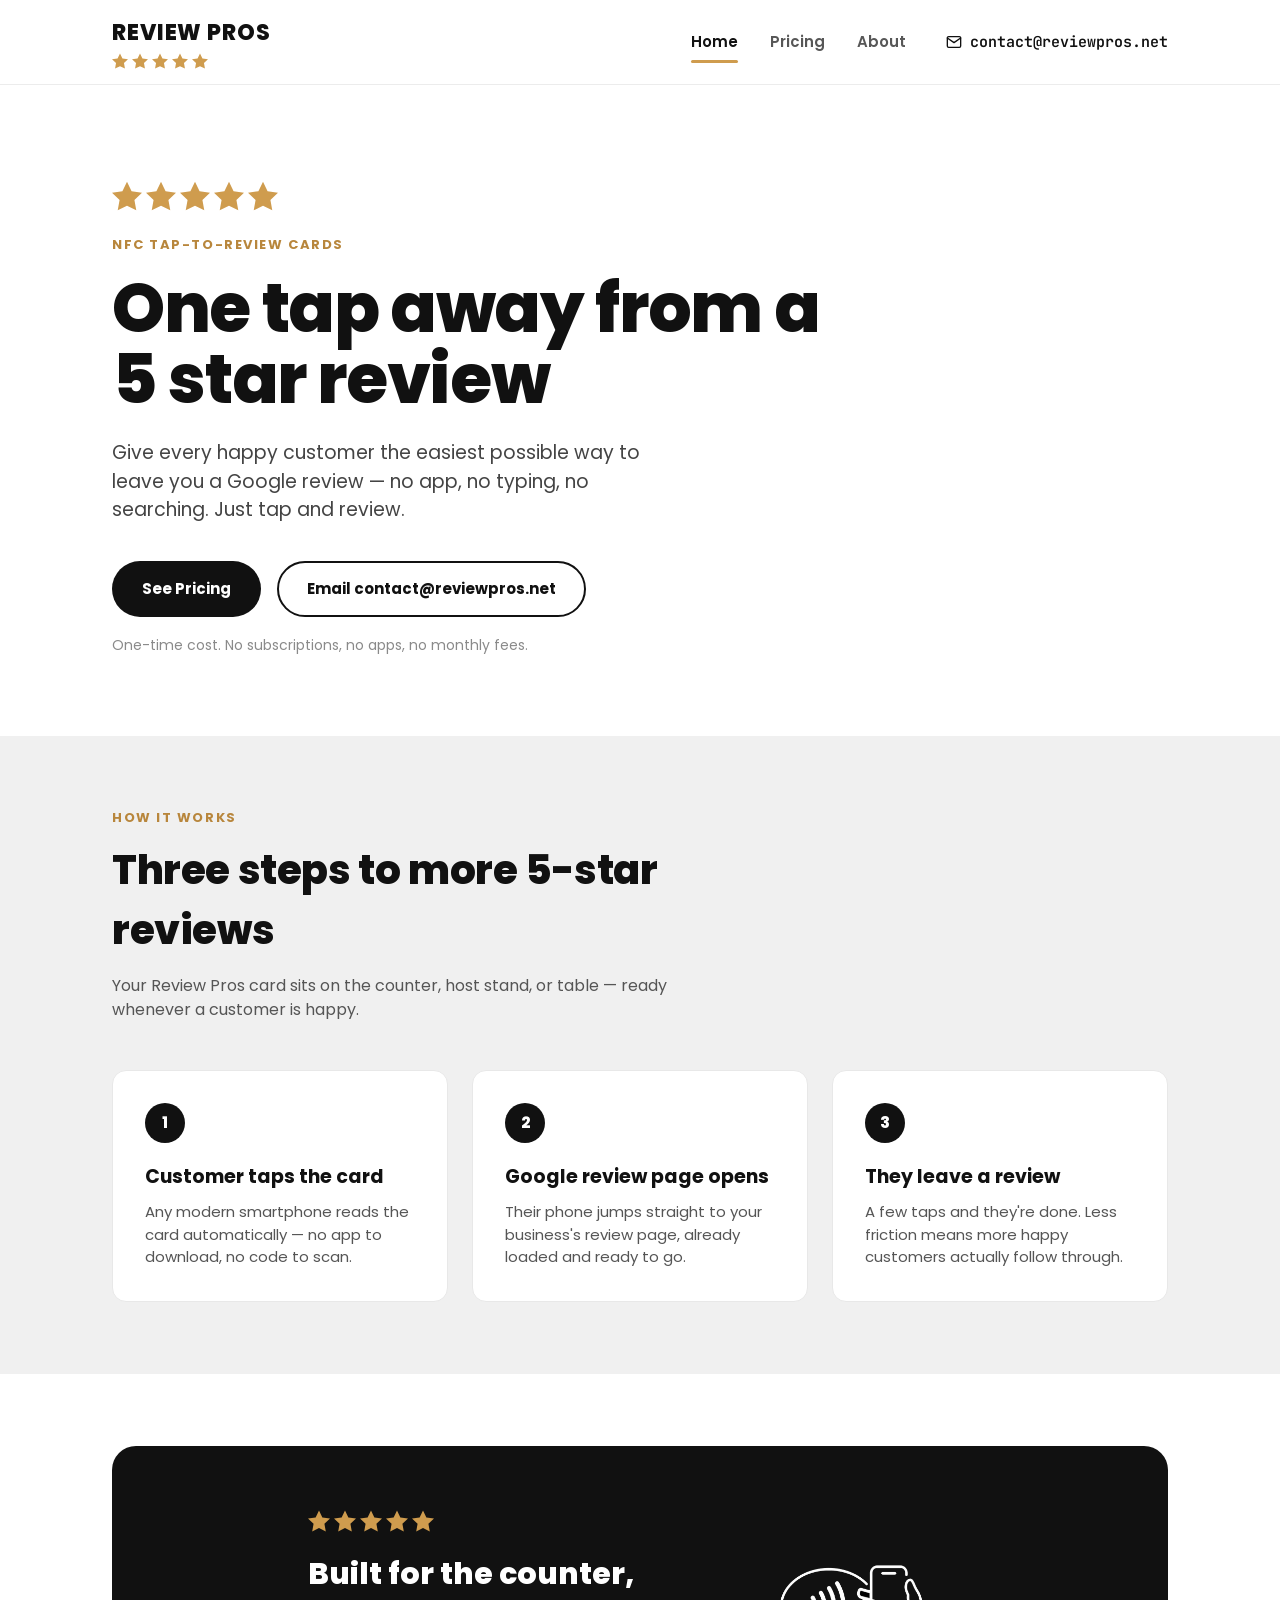
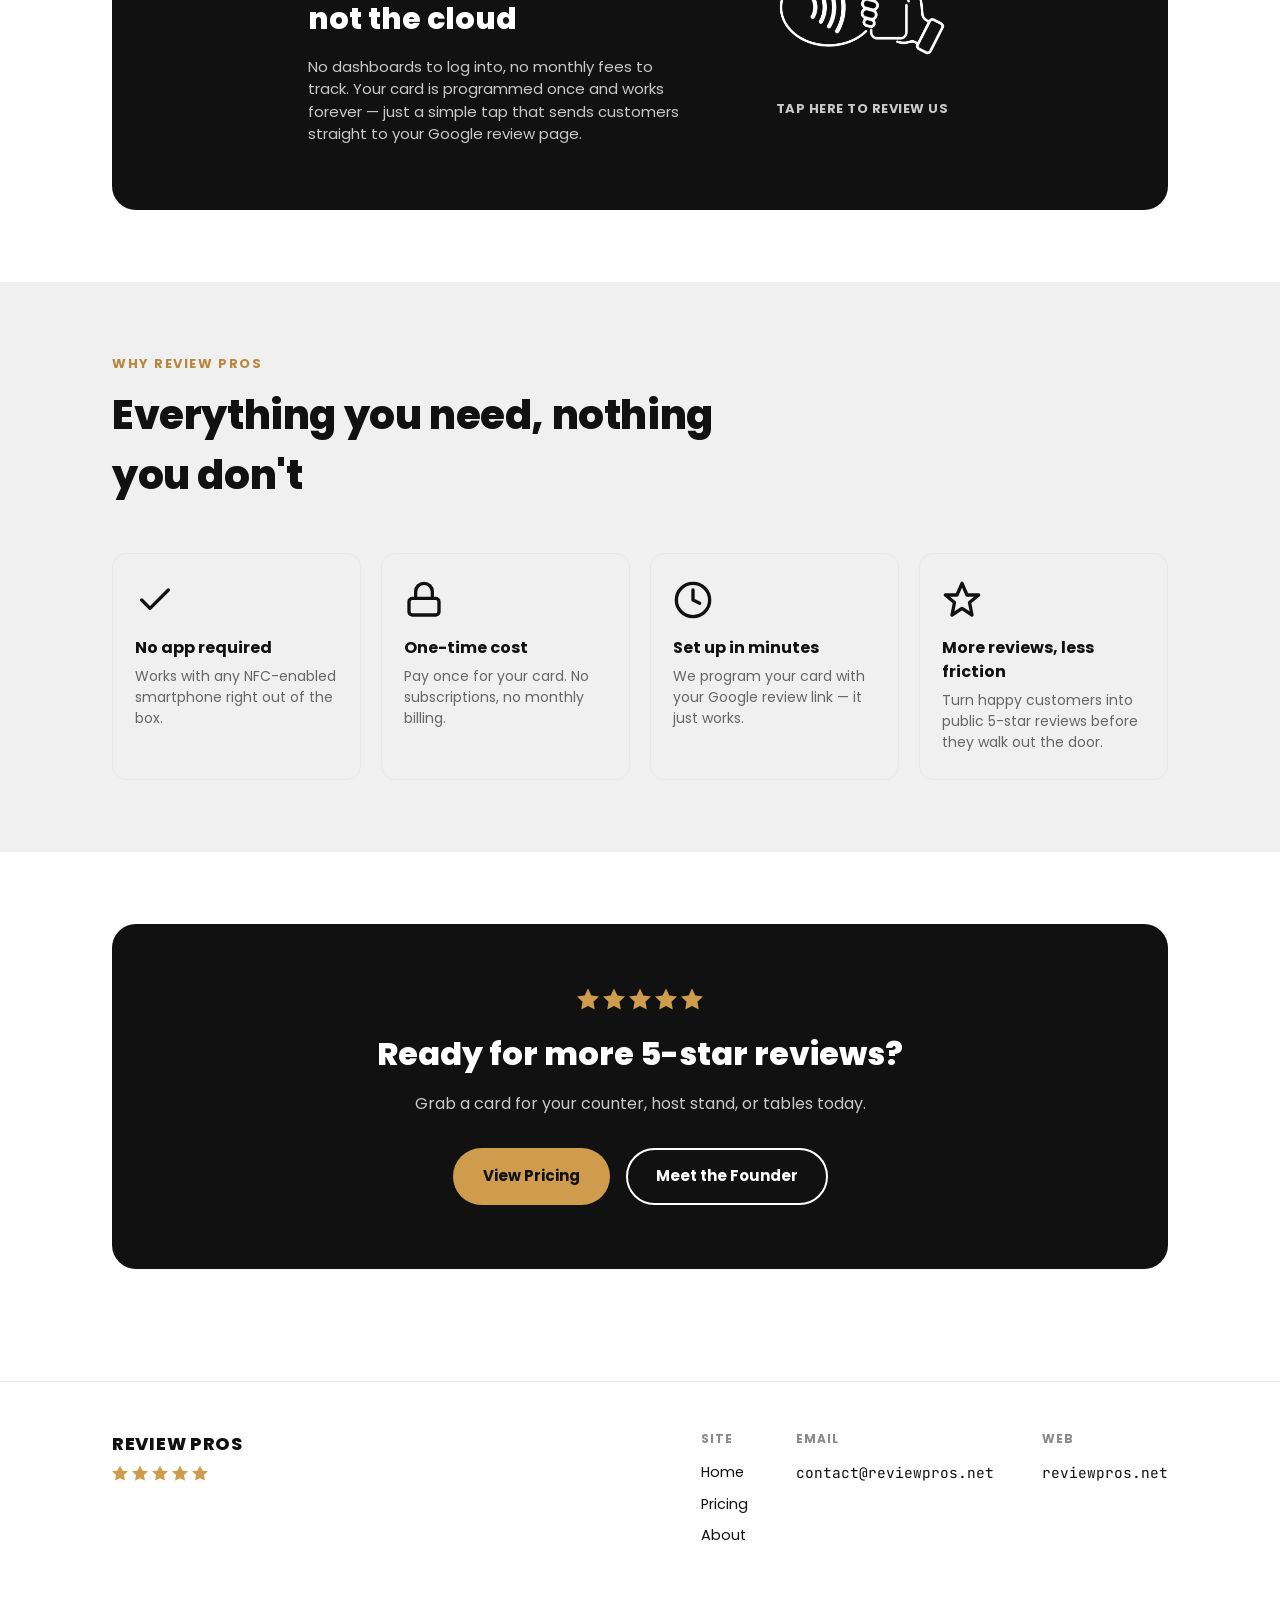
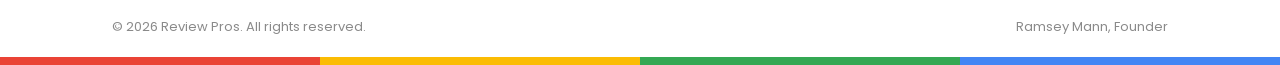
<file: index.html>
<!DOCTYPE html>
<html lang="en">
<head>
<meta charset="UTF-8">
<meta name="viewport" content="width=device-width, initial-scale=1.0">
<title>Review Pros — Tap-to-Review NFC Cards</title>
<meta name="description" content="One tap away from a 5 star review. NFC review cards for your counter, host stand, or tables. No app, no subscription, one-time cost.">
<link rel="preconnect" href="https://fonts.googleapis.com">
<link rel="preconnect" href="https://fonts.gstatic.com" crossorigin>
<link href="https://fonts.googleapis.com/css2?family=Poppins:wght@400;500;600;700;800&family=JetBrains+Mono:wght@400;500;700&display=swap" rel="stylesheet">
<link rel="stylesheet" href="styles.css">
</head>
<body>

<header class="site-header">
  <div class="wrap">
    <a href="index.html" class="logo">
      <span class="word">Review Pros</span>
      <span class="stars small" aria-hidden="true">
        <svg viewBox="0 0 24 24"><path d="M12 .587l3.668 7.568 8.332 1.151-6.064 5.828 1.48 8.279L12 19.771l-7.416 3.642 1.48-8.279L0 9.306l8.332-1.151z"/></svg>
        <svg viewBox="0 0 24 24"><path d="M12 .587l3.668 7.568 8.332 1.151-6.064 5.828 1.48 8.279L12 19.771l-7.416 3.642 1.48-8.279L0 9.306l8.332-1.151z"/></svg>
        <svg viewBox="0 0 24 24"><path d="M12 .587l3.668 7.568 8.332 1.151-6.064 5.828 1.48 8.279L12 19.771l-7.416 3.642 1.48-8.279L0 9.306l8.332-1.151z"/></svg>
        <svg viewBox="0 0 24 24"><path d="M12 .587l3.668 7.568 8.332 1.151-6.064 5.828 1.48 8.279L12 19.771l-7.416 3.642 1.48-8.279L0 9.306l8.332-1.151z"/></svg>
        <svg viewBox="0 0 24 24"><path d="M12 .587l3.668 7.568 8.332 1.151-6.064 5.828 1.48 8.279L12 19.771l-7.416 3.642 1.48-8.279L0 9.306l8.332-1.151z"/></svg>
      </span>
    </a>
    <nav class="main-nav">
      <div class="links">
        <a href="index.html" class="active">Home</a>
        <a href="pricing.html">Pricing</a>
        <a href="about.html">About</a>
      </div>
      <a class="header-phone mono" href="mailto:contact@reviewpros.net">
        <svg viewBox="0 0 24 24" fill="none" stroke="currentColor" stroke-width="2" stroke-linecap="round" stroke-linejoin="round"><rect x="2" y="4" width="20" height="16" rx="2"/><path d="m22 6-10 7L2 6"/></svg>
        contact@reviewpros.net
      </a>
    </nav>
    <button class="nav-toggle" aria-label="Toggle menu">
      <span></span><span></span><span></span>
    </button>
  </div>
</header>

<main>
  <section class="hero">
    <div class="wrap">
      <div class="stars large" aria-hidden="true">
        <svg viewBox="0 0 24 24"><path d="M12 .587l3.668 7.568 8.332 1.151-6.064 5.828 1.48 8.279L12 19.771l-7.416 3.642 1.48-8.279L0 9.306l8.332-1.151z"/></svg>
        <svg viewBox="0 0 24 24"><path d="M12 .587l3.668 7.568 8.332 1.151-6.064 5.828 1.48 8.279L12 19.771l-7.416 3.642 1.48-8.279L0 9.306l8.332-1.151z"/></svg>
        <svg viewBox="0 0 24 24"><path d="M12 .587l3.668 7.568 8.332 1.151-6.064 5.828 1.48 8.279L12 19.771l-7.416 3.642 1.48-8.279L0 9.306l8.332-1.151z"/></svg>
        <svg viewBox="0 0 24 24"><path d="M12 .587l3.668 7.568 8.332 1.151-6.064 5.828 1.48 8.279L12 19.771l-7.416 3.642 1.48-8.279L0 9.306l8.332-1.151z"/></svg>
        <svg viewBox="0 0 24 24"><path d="M12 .587l3.668 7.568 8.332 1.151-6.064 5.828 1.48 8.279L12 19.771l-7.416 3.642 1.48-8.279L0 9.306l8.332-1.151z"/></svg>
      </div>
      <div class="eyebrow">NFC Tap-to-Review Cards</div>
      <h1>One tap away from a 5&nbsp;star review</h1>
      <p class="lead">Give every happy customer the easiest possible way to leave you a Google review — no app, no typing, no searching. Just tap and review.</p>
      <div class="cta-row">
        <a href="pricing.html" class="btn btn-primary">See Pricing</a>
        <a href="mailto:contact@reviewpros.net" class="btn btn-outline">Email contact@reviewpros.net</a>
      </div>
      <div class="microcopy">One-time cost. No subscriptions, no apps, no monthly fees.</div>
    </div>
  </section>

  <section class="alt-bg">
    <div class="wrap">
      <div class="section-head">
        <div class="eyebrow">How It Works</div>
        <h2>Three steps to more 5-star reviews</h2>
        <p>Your Review Pros card sits on the counter, host stand, or table — ready whenever a customer is happy.</p>
      </div>
      <div class="steps">
        <div class="step-card">
          <div class="step-num">1</div>
          <h3>Customer taps the card</h3>
          <p>Any modern smartphone reads the card automatically — no app to download, no code to scan.</p>
        </div>
        <div class="step-card">
          <div class="step-num">2</div>
          <h3>Google review page opens</h3>
          <p>Their phone jumps straight to your business's review page, already loaded and ready to go.</p>
        </div>
        <div class="step-card">
          <div class="step-num">3</div>
          <h3>They leave a review</h3>
          <p>A few taps and they're done. Less friction means more happy customers actually follow through.</p>
        </div>
      </div>
    </div>
  </section>

  <section>
    <div class="wrap">
      <div class="tap-demo">
        <div class="demo-left">
          <div class="stars" aria-hidden="true">
            <svg viewBox="0 0 24 24"><path d="M12 .587l3.668 7.568 8.332 1.151-6.064 5.828 1.48 8.279L12 19.771l-7.416 3.642 1.48-8.279L0 9.306l8.332-1.151z"/></svg>
            <svg viewBox="0 0 24 24"><path d="M12 .587l3.668 7.568 8.332 1.151-6.064 5.828 1.48 8.279L12 19.771l-7.416 3.642 1.48-8.279L0 9.306l8.332-1.151z"/></svg>
            <svg viewBox="0 0 24 24"><path d="M12 .587l3.668 7.568 8.332 1.151-6.064 5.828 1.48 8.279L12 19.771l-7.416 3.642 1.48-8.279L0 9.306l8.332-1.151z"/></svg>
            <svg viewBox="0 0 24 24"><path d="M12 .587l3.668 7.568 8.332 1.151-6.064 5.828 1.48 8.279L12 19.771l-7.416 3.642 1.48-8.279L0 9.306l8.332-1.151z"/></svg>
            <svg viewBox="0 0 24 24"><path d="M12 .587l3.668 7.568 8.332 1.151-6.064 5.828 1.48 8.279L12 19.771l-7.416 3.642 1.48-8.279L0 9.306l8.332-1.151z"/></svg>
          </div>
          <h2>Built for the counter, not the cloud</h2>
          <p>No dashboards to log into, no monthly fees to track. Your card is programmed once and works forever — just a simple tap that sends customers straight to your Google review page.</p>
        </div>
        <div class="tap-icon" aria-hidden="true">
          <img src="colorcorrect.png" alt="Tap here to review us">
          <p style="text-align:center;margin-top:16px;font-weight:700;letter-spacing:0.04em;text-transform:uppercase;font-size:13px;">Tap here to review us</p>
        </div>
      </div>
    </div>
  </section>

  <section class="alt-bg">
    <div class="wrap">
      <div class="section-head">
        <div class="eyebrow">Why Review Pros</div>
        <h2>Everything you need, nothing you don't</h2>
      </div>
      <div class="features-grid">
        <div class="feature">
          <div class="icon"><svg viewBox="0 0 24 24" fill="none" stroke="#111" stroke-width="2" stroke-linecap="round" stroke-linejoin="round"><path d="M20 6L9 17l-5-5"/></svg></div>
          <h3>No app required</h3>
          <p>Works with any NFC-enabled smartphone right out of the box.</p>
        </div>
        <div class="feature">
          <div class="icon"><svg viewBox="0 0 24 24" fill="none" stroke="#111" stroke-width="2" stroke-linecap="round" stroke-linejoin="round"><rect x="3" y="11" width="18" height="10" rx="2"/><path d="M7 11V7a5 5 0 0 1 10 0v4"/></svg></div>
          <h3>One-time cost</h3>
          <p>Pay once for your card. No subscriptions, no monthly billing.</p>
        </div>
        <div class="feature">
          <div class="icon"><svg viewBox="0 0 24 24" fill="none" stroke="#111" stroke-width="2" stroke-linecap="round" stroke-linejoin="round"><circle cx="12" cy="12" r="10"/><polyline points="12 6 12 12 16 14"/></svg></div>
          <h3>Set up in minutes</h3>
          <p>We program your card with your Google review link — it just works.</p>
        </div>
        <div class="feature">
          <div class="icon"><svg viewBox="0 0 24 24" fill="none" stroke="#111" stroke-width="2" stroke-linecap="round" stroke-linejoin="round"><path d="M12 2l3 7h7l-5.5 4.5L18 21l-6-4-6 4 1.5-7.5L2 9h7z"/></svg></div>
          <h3>More reviews, less friction</h3>
          <p>Turn happy customers into public 5-star reviews before they walk out the door.</p>
        </div>
      </div>
    </div>
  </section>

  <section>
    <div class="wrap">
      <div class="cta-banner">
        <div class="stars" aria-hidden="true">
          <svg viewBox="0 0 24 24"><path d="M12 .587l3.668 7.568 8.332 1.151-6.064 5.828 1.48 8.279L12 19.771l-7.416 3.642 1.48-8.279L0 9.306l8.332-1.151z"/></svg>
          <svg viewBox="0 0 24 24"><path d="M12 .587l3.668 7.568 8.332 1.151-6.064 5.828 1.48 8.279L12 19.771l-7.416 3.642 1.48-8.279L0 9.306l8.332-1.151z"/></svg>
          <svg viewBox="0 0 24 24"><path d="M12 .587l3.668 7.568 8.332 1.151-6.064 5.828 1.48 8.279L12 19.771l-7.416 3.642 1.48-8.279L0 9.306l8.332-1.151z"/></svg>
          <svg viewBox="0 0 24 24"><path d="M12 .587l3.668 7.568 8.332 1.151-6.064 5.828 1.48 8.279L12 19.771l-7.416 3.642 1.48-8.279L0 9.306l8.332-1.151z"/></svg>
          <svg viewBox="0 0 24 24"><path d="M12 .587l3.668 7.568 8.332 1.151-6.064 5.828 1.48 8.279L12 19.771l-7.416 3.642 1.48-8.279L0 9.306l8.332-1.151z"/></svg>
        </div>
        <h2>Ready for more 5-star reviews?</h2>
        <p>Grab a card for your counter, host stand, or tables today.</p>
        <div class="cta-row">
          <a href="pricing.html" class="btn btn-gold">View Pricing</a>
          <a href="about.html" class="btn btn-outline">Meet the Founder</a>
        </div>
      </div>
    </div>
  </section>
</main>

<footer>
  <div class="wrap">
    <div class="footer-inner">
      <div class="footer-col">
        <a href="index.html" class="logo">
          <span class="word">Review Pros</span>
        </a>
        <div class="stars small" aria-hidden="true">
          <svg viewBox="0 0 24 24"><path d="M12 .587l3.668 7.568 8.332 1.151-6.064 5.828 1.48 8.279L12 19.771l-7.416 3.642 1.48-8.279L0 9.306l8.332-1.151z"/></svg>
          <svg viewBox="0 0 24 24"><path d="M12 .587l3.668 7.568 8.332 1.151-6.064 5.828 1.48 8.279L12 19.771l-7.416 3.642 1.48-8.279L0 9.306l8.332-1.151z"/></svg>
          <svg viewBox="0 0 24 24"><path d="M12 .587l3.668 7.568 8.332 1.151-6.064 5.828 1.48 8.279L12 19.771l-7.416 3.642 1.48-8.279L0 9.306l8.332-1.151z"/></svg>
          <svg viewBox="0 0 24 24"><path d="M12 .587l3.668 7.568 8.332 1.151-6.064 5.828 1.48 8.279L12 19.771l-7.416 3.642 1.48-8.279L0 9.306l8.332-1.151z"/></svg>
          <svg viewBox="0 0 24 24"><path d="M12 .587l3.668 7.568 8.332 1.151-6.064 5.828 1.48 8.279L12 19.771l-7.416 3.642 1.48-8.279L0 9.306l8.332-1.151z"/></svg>
        </div>
      </div>
      <div class="footer-links">
        <div class="col">
          <h4>Site</h4>
          <a href="index.html">Home</a>
          <a href="pricing.html">Pricing</a>
          <a href="about.html">About</a>
        </div>
        <div class="col">
          <h4>Email</h4>
          <a class="mono" href="mailto:contact@reviewpros.net">contact@reviewpros.net</a>
        </div>
        <div class="col">
          <h4>Web</h4>
          <a class="mono" href="https://reviewpros.net">reviewpros.net</a>
        </div>
      </div>
    </div>
    <div class="footer-bottom">
      <span>&copy; 2026 Review Pros. All rights reserved.</span>
      <span>Ramsey Mann, Founder</span>
    </div>
  </div>
  <div class="stripe"><span class="r"></span><span class="y"></span><span class="g"></span><span class="b"></span></div>
</footer>

<script src="app.js"></script>
</body>
</html>
</file>
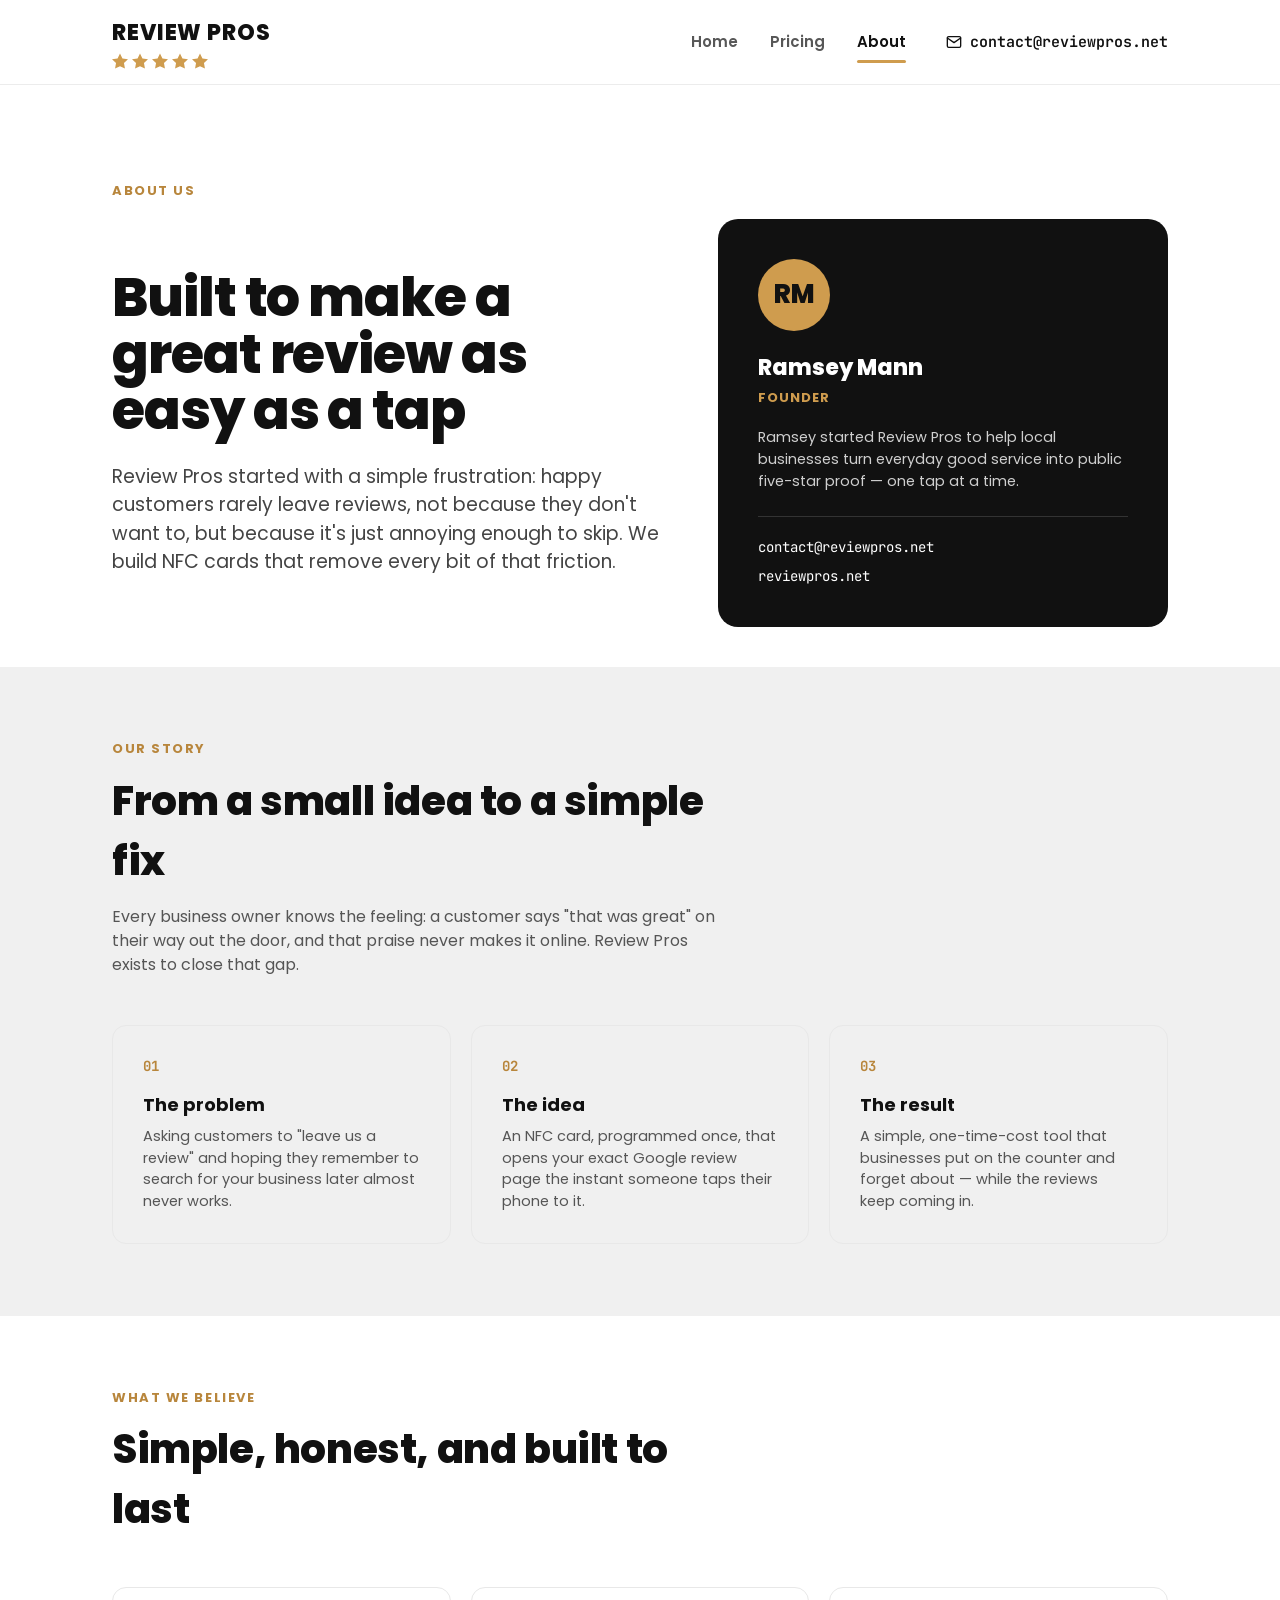
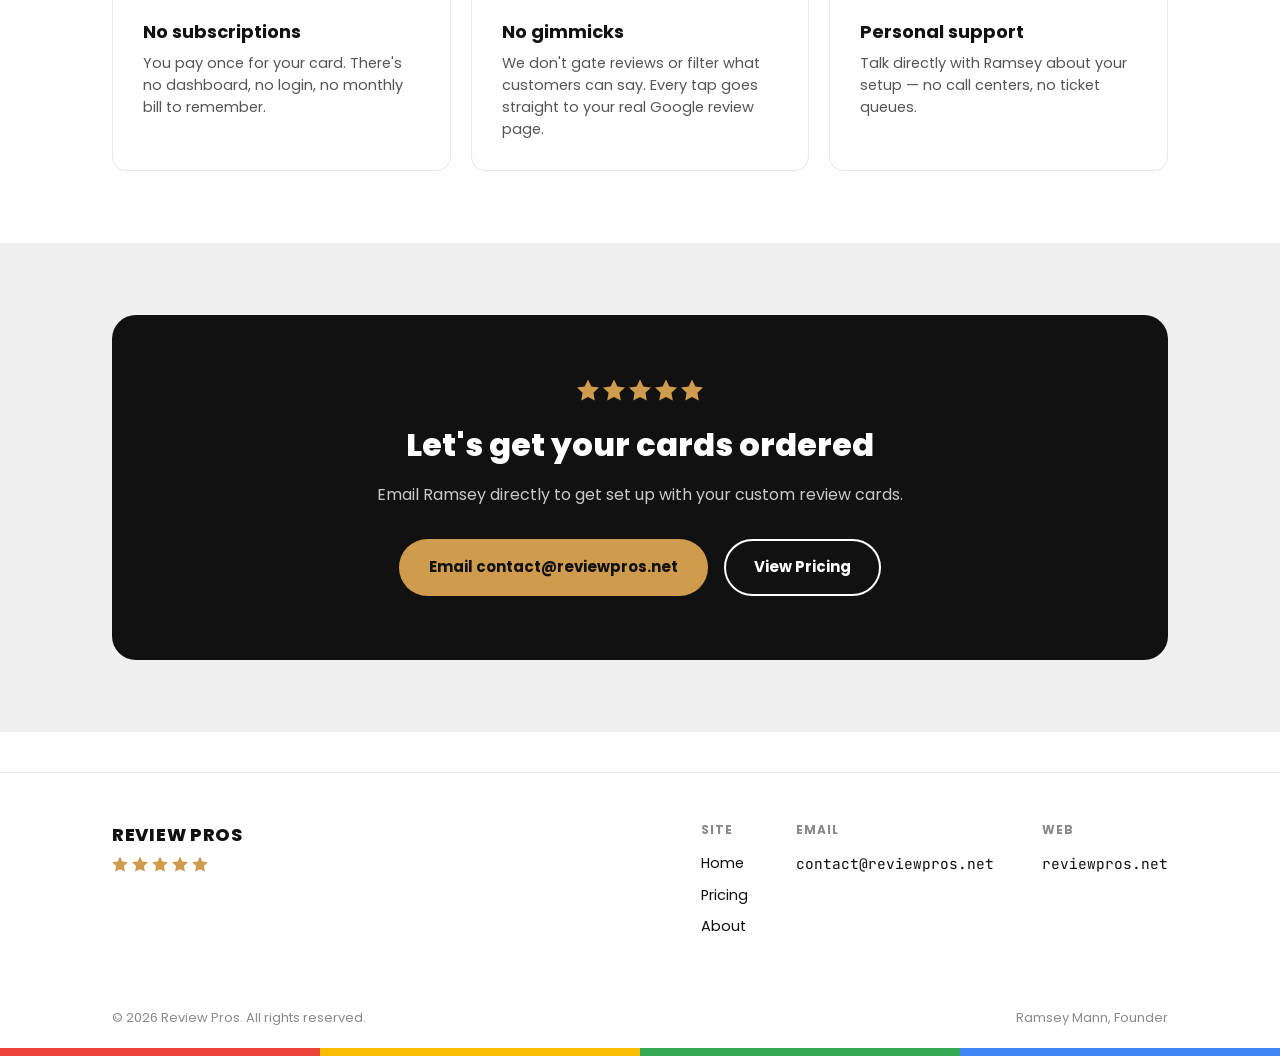
<file: about.html>
<!DOCTYPE html>
<html lang="en">
<head>
<meta charset="UTF-8">
<meta name="viewport" content="width=device-width, initial-scale=1.0">
<title>About — Review Pros</title>
<meta name="description" content="Review Pros is a Bay Area NFC review card business founded by Ramsey Mann, built to help local businesses earn more Google reviews with zero friction.">
<link rel="preconnect" href="https://fonts.googleapis.com">
<link rel="preconnect" href="https://fonts.gstatic.com" crossorigin>
<link href="https://fonts.googleapis.com/css2?family=Poppins:wght@400;500;600;700;800&family=JetBrains+Mono:wght@400;500;700&display=swap" rel="stylesheet">
<link rel="stylesheet" href="styles.css">
</head>
<body>

<header class="site-header">
  <div class="wrap">
    <a href="index.html" class="logo">
      <span class="word">Review Pros</span>
      <span class="stars small" aria-hidden="true">
        <svg viewBox="0 0 24 24"><path d="M12 .587l3.668 7.568 8.332 1.151-6.064 5.828 1.48 8.279L12 19.771l-7.416 3.642 1.48-8.279L0 9.306l8.332-1.151z"/></svg>
        <svg viewBox="0 0 24 24"><path d="M12 .587l3.668 7.568 8.332 1.151-6.064 5.828 1.48 8.279L12 19.771l-7.416 3.642 1.48-8.279L0 9.306l8.332-1.151z"/></svg>
        <svg viewBox="0 0 24 24"><path d="M12 .587l3.668 7.568 8.332 1.151-6.064 5.828 1.48 8.279L12 19.771l-7.416 3.642 1.48-8.279L0 9.306l8.332-1.151z"/></svg>
        <svg viewBox="0 0 24 24"><path d="M12 .587l3.668 7.568 8.332 1.151-6.064 5.828 1.48 8.279L12 19.771l-7.416 3.642 1.48-8.279L0 9.306l8.332-1.151z"/></svg>
        <svg viewBox="0 0 24 24"><path d="M12 .587l3.668 7.568 8.332 1.151-6.064 5.828 1.48 8.279L12 19.771l-7.416 3.642 1.48-8.279L0 9.306l8.332-1.151z"/></svg>
      </span>
    </a>
    <nav class="main-nav">
      <div class="links">
        <a href="index.html">Home</a>
        <a href="pricing.html">Pricing</a>
        <a href="about.html" class="active">About</a>
      </div>
      <a class="header-phone mono" href="mailto:contact@reviewpros.net">
        <svg viewBox="0 0 24 24" fill="none" stroke="currentColor" stroke-width="2" stroke-linecap="round" stroke-linejoin="round"><rect x="2" y="4" width="20" height="16" rx="2"/><path d="m22 6-10 7L2 6"/></svg>
        contact@reviewpros.net
      </a>
    </nav>
    <button class="nav-toggle" aria-label="Toggle menu">
      <span></span><span></span><span></span>
    </button>
  </div>
</header>

<main>
  <section class="hero" style="padding-bottom:40px;">
    <div class="wrap">
      <div class="eyebrow">About Us</div>
      <div class="about-hero">
        <div>
          <h1 style="font-size:clamp(34px,5vw,54px);">Built to make a great review as easy as a tap</h1>
          <p class="lead">Review Pros started with a simple frustration: happy customers rarely leave reviews, not because they don't want to, but because it's just annoying enough to skip. We build NFC cards that remove every bit of that friction.</p>
        </div>
        <div class="founder-card">
          <div class="avatar">RM</div>
          <h3>Ramsey Mann</h3>
          <div class="role">Founder</div>
          <p>Ramsey started Review Pros to help local businesses turn everyday good service into public five-star proof — one tap at a time.</p>
          <div class="contact-line mono">
            <span>contact@reviewpros.net</span>
            <span>reviewpros.net</span>
          </div>
        </div>
      </div>
    </div>
  </section>

  <section class="alt-bg">
    <div class="wrap">
      <div class="section-head">
        <div class="eyebrow">Our Story</div>
        <h2>From a small idea to a simple fix</h2>
        <p>Every business owner knows the feeling: a customer says "that was great" on their way out the door, and that praise never makes it online. Review Pros exists to close that gap.</p>
      </div>
      <div class="values-grid">
        <div class="value-card">
          <div class="num mono">01</div>
          <h3>The problem</h3>
          <p>Asking customers to "leave us a review" and hoping they remember to search for your business later almost never works.</p>
        </div>
        <div class="value-card">
          <div class="num mono">02</div>
          <h3>The idea</h3>
          <p>An NFC card, programmed once, that opens your exact Google review page the instant someone taps their phone to it.</p>
        </div>
        <div class="value-card">
          <div class="num mono">03</div>
          <h3>The result</h3>
          <p>A simple, one-time-cost tool that businesses put on the counter and forget about — while the reviews keep coming in.</p>
        </div>
      </div>
    </div>
  </section>

  <section>
    <div class="wrap">
      <div class="section-head">
        <div class="eyebrow">What We Believe</div>
        <h2>Simple, honest, and built to last</h2>
      </div>
      <div class="values-grid">
        <div class="value-card">
          <h3>No subscriptions</h3>
          <p>You pay once for your card. There's no dashboard, no login, no monthly bill to remember.</p>
        </div>
        <div class="value-card">
          <h3>No gimmicks</h3>
          <p>We don't gate reviews or filter what customers can say. Every tap goes straight to your real Google review page.</p>
        </div>
        <div class="value-card">
          <h3>Personal support</h3>
          <p>Talk directly with Ramsey about your setup — no call centers, no ticket queues.</p>
        </div>
      </div>
    </div>
  </section>

  <section class="alt-bg">
    <div class="wrap">
      <div class="cta-banner" style="background:var(--black);">
        <div class="stars" style="justify-content:center;" aria-hidden="true">
          <svg viewBox="0 0 24 24"><path d="M12 .587l3.668 7.568 8.332 1.151-6.064 5.828 1.48 8.279L12 19.771l-7.416 3.642 1.48-8.279L0 9.306l8.332-1.151z"/></svg>
          <svg viewBox="0 0 24 24"><path d="M12 .587l3.668 7.568 8.332 1.151-6.064 5.828 1.48 8.279L12 19.771l-7.416 3.642 1.48-8.279L0 9.306l8.332-1.151z"/></svg>
          <svg viewBox="0 0 24 24"><path d="M12 .587l3.668 7.568 8.332 1.151-6.064 5.828 1.48 8.279L12 19.771l-7.416 3.642 1.48-8.279L0 9.306l8.332-1.151z"/></svg>
          <svg viewBox="0 0 24 24"><path d="M12 .587l3.668 7.568 8.332 1.151-6.064 5.828 1.48 8.279L12 19.771l-7.416 3.642 1.48-8.279L0 9.306l8.332-1.151z"/></svg>
          <svg viewBox="0 0 24 24"><path d="M12 .587l3.668 7.568 8.332 1.151-6.064 5.828 1.48 8.279L12 19.771l-7.416 3.642 1.48-8.279L0 9.306l8.332-1.151z"/></svg>
        </div>
        <h2>Let's get your cards ordered</h2>
        <p>Email Ramsey directly to get set up with your custom review cards.</p>
        <div class="cta-row">
          <a href="mailto:contact@reviewpros.net" class="btn btn-gold">Email contact@reviewpros.net</a>
          <a href="pricing.html" class="btn btn-outline">View Pricing</a>
        </div>
      </div>
    </div>
  </section>
</main>

<footer>
  <div class="wrap">
    <div class="footer-inner">
      <div class="footer-col">
        <a href="index.html" class="logo">
          <span class="word">Review Pros</span>
        </a>
        <div class="stars small" aria-hidden="true">
          <svg viewBox="0 0 24 24"><path d="M12 .587l3.668 7.568 8.332 1.151-6.064 5.828 1.48 8.279L12 19.771l-7.416 3.642 1.48-8.279L0 9.306l8.332-1.151z"/></svg>
          <svg viewBox="0 0 24 24"><path d="M12 .587l3.668 7.568 8.332 1.151-6.064 5.828 1.48 8.279L12 19.771l-7.416 3.642 1.48-8.279L0 9.306l8.332-1.151z"/></svg>
          <svg viewBox="0 0 24 24"><path d="M12 .587l3.668 7.568 8.332 1.151-6.064 5.828 1.48 8.279L12 19.771l-7.416 3.642 1.48-8.279L0 9.306l8.332-1.151z"/></svg>
          <svg viewBox="0 0 24 24"><path d="M12 .587l3.668 7.568 8.332 1.151-6.064 5.828 1.48 8.279L12 19.771l-7.416 3.642 1.48-8.279L0 9.306l8.332-1.151z"/></svg>
          <svg viewBox="0 0 24 24"><path d="M12 .587l3.668 7.568 8.332 1.151-6.064 5.828 1.48 8.279L12 19.771l-7.416 3.642 1.48-8.279L0 9.306l8.332-1.151z"/></svg>
        </div>
      </div>
      <div class="footer-links">
        <div class="col">
          <h4>Site</h4>
          <a href="index.html">Home</a>
          <a href="pricing.html">Pricing</a>
          <a href="about.html">About</a>
        </div>
        <div class="col">
          <h4>Email</h4>
          <a class="mono" href="mailto:contact@reviewpros.net">contact@reviewpros.net</a>
        </div>
        <div class="col">
          <h4>Web</h4>
          <a class="mono" href="https://reviewpros.net">reviewpros.net</a>
        </div>
      </div>
    </div>
    <div class="footer-bottom">
      <span>&copy; 2026 Review Pros. All rights reserved.</span>
      <span>Ramsey Mann, Founder</span>
    </div>
  </div>
  <div class="stripe"><span class="r"></span><span class="y"></span><span class="g"></span><span class="b"></span></div>
</footer>

<script src="app.js"></script>
</body>
</html>
</file>
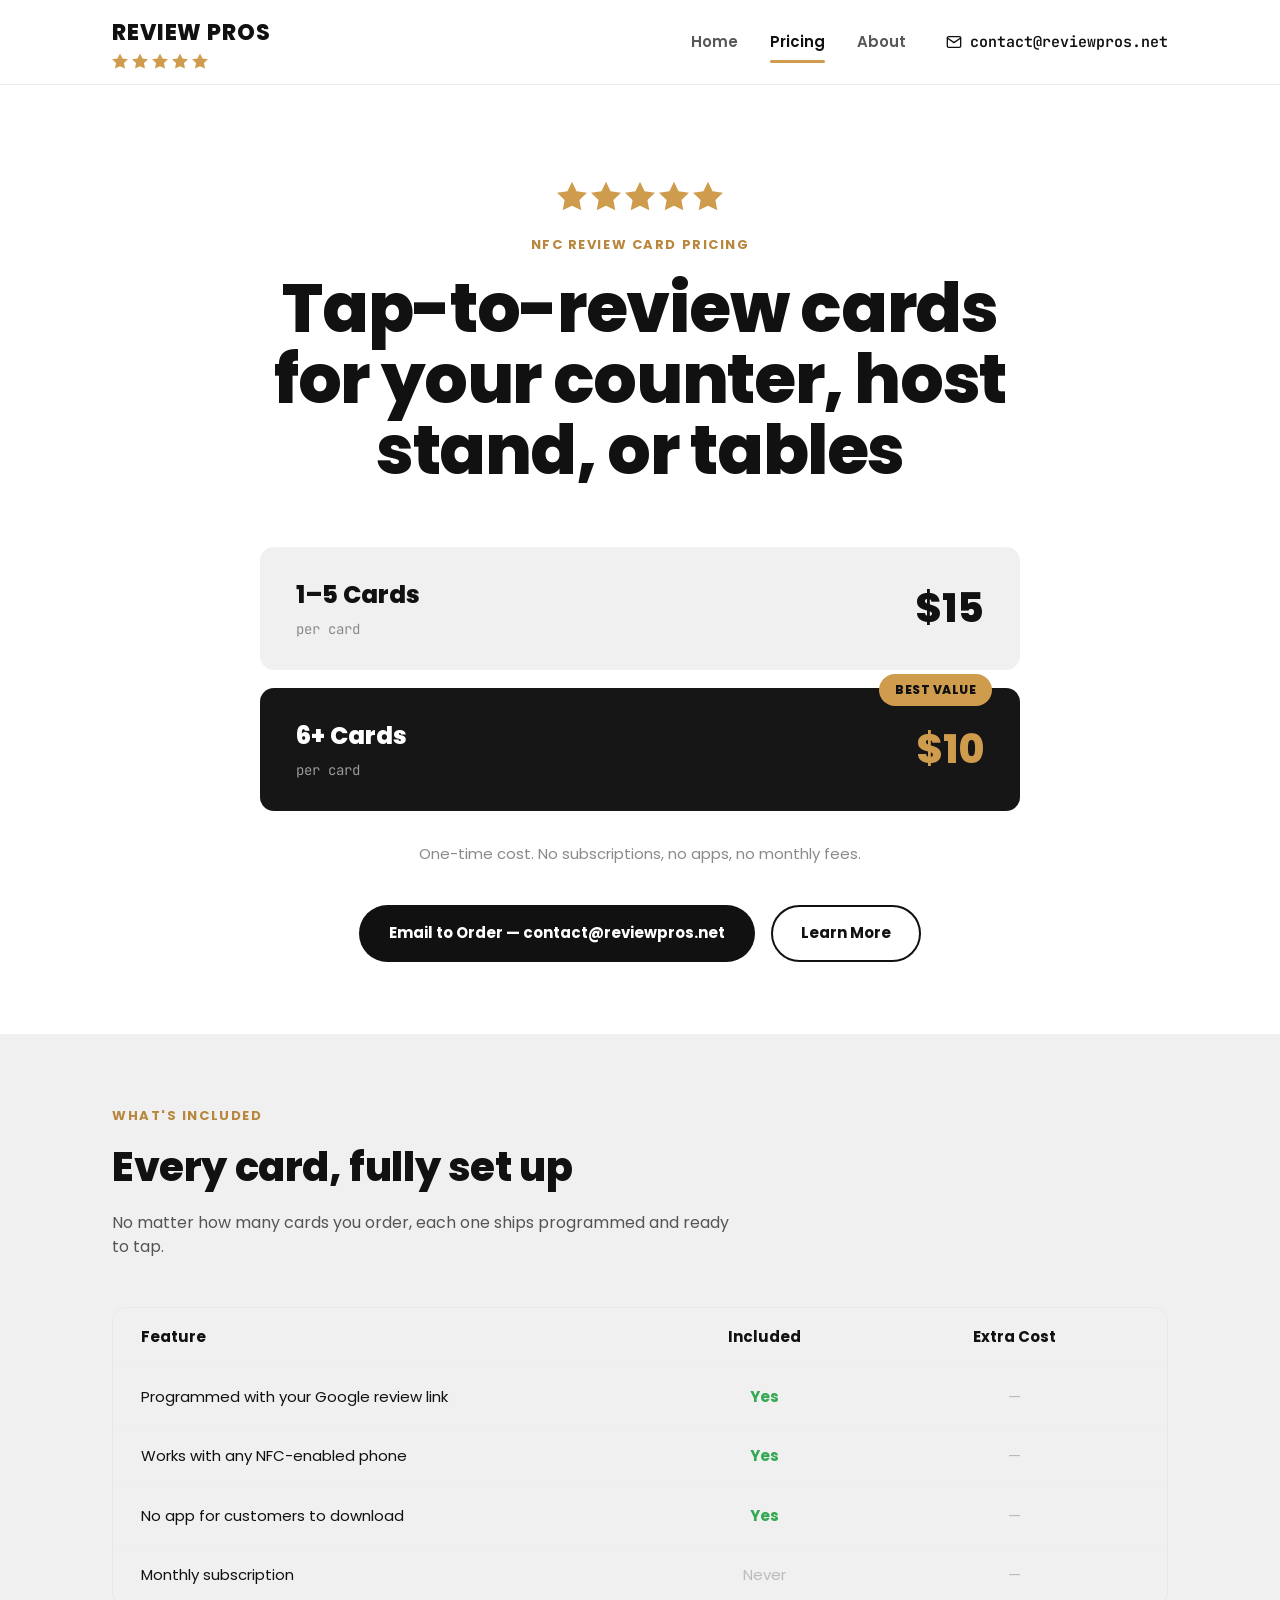
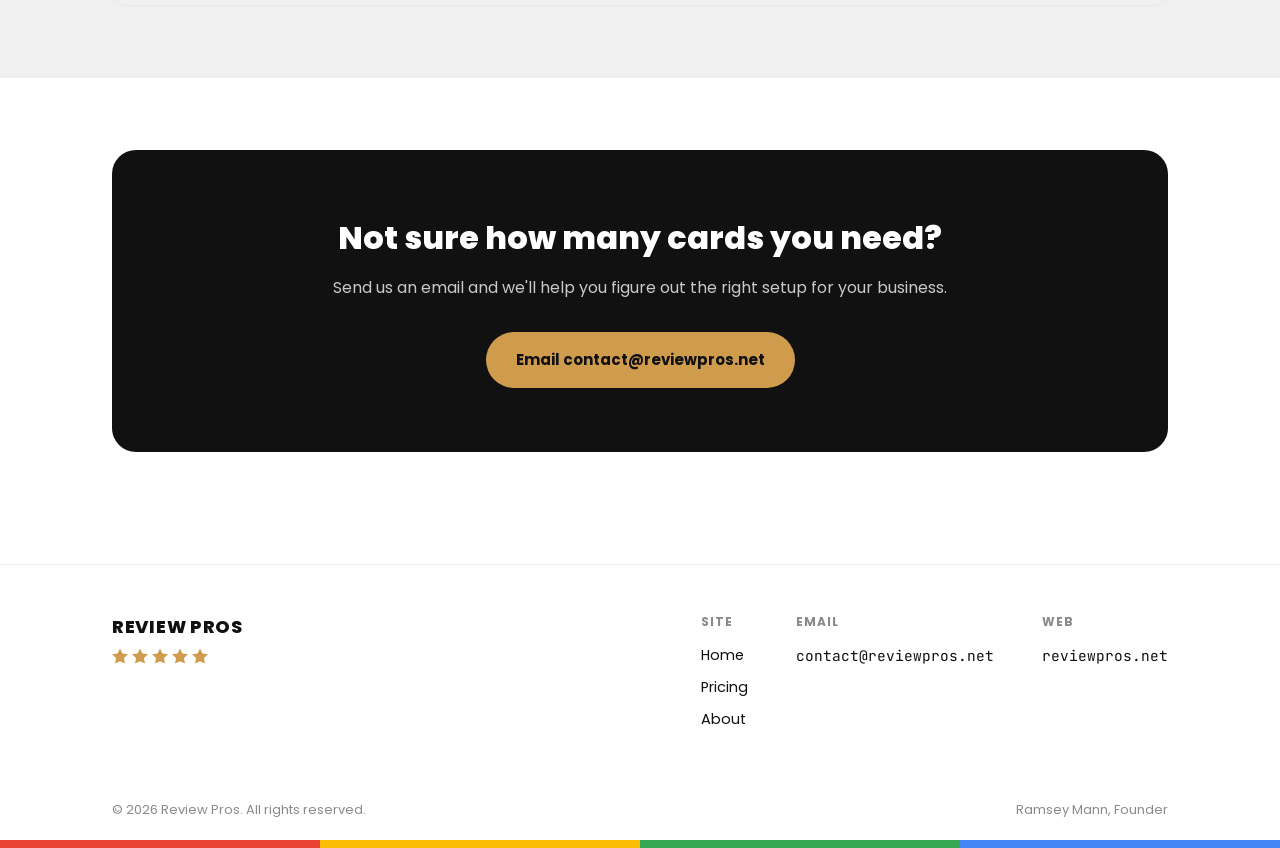
<file: pricing.html>
<!DOCTYPE html>
<html lang="en">
<head>
<meta charset="UTF-8">
<meta name="viewport" content="width=device-width, initial-scale=1.0">
<title>Pricing — Review Pros</title>
<meta name="description" content="NFC Review Card pricing. One-time cost, no subscriptions, no apps, no monthly fees.">
<link rel="preconnect" href="https://fonts.googleapis.com">
<link rel="preconnect" href="https://fonts.gstatic.com" crossorigin>
<link href="https://fonts.googleapis.com/css2?family=Poppins:wght@400;500;600;700;800&family=JetBrains+Mono:wght@400;500;700&display=swap" rel="stylesheet">
<link rel="stylesheet" href="styles.css">
</head>
<body>

<header class="site-header">
  <div class="wrap">
    <a href="index.html" class="logo">
      <span class="word">Review Pros</span>
      <span class="stars small" aria-hidden="true">
        <svg viewBox="0 0 24 24"><path d="M12 .587l3.668 7.568 8.332 1.151-6.064 5.828 1.48 8.279L12 19.771l-7.416 3.642 1.48-8.279L0 9.306l8.332-1.151z"/></svg>
        <svg viewBox="0 0 24 24"><path d="M12 .587l3.668 7.568 8.332 1.151-6.064 5.828 1.48 8.279L12 19.771l-7.416 3.642 1.48-8.279L0 9.306l8.332-1.151z"/></svg>
        <svg viewBox="0 0 24 24"><path d="M12 .587l3.668 7.568 8.332 1.151-6.064 5.828 1.48 8.279L12 19.771l-7.416 3.642 1.48-8.279L0 9.306l8.332-1.151z"/></svg>
        <svg viewBox="0 0 24 24"><path d="M12 .587l3.668 7.568 8.332 1.151-6.064 5.828 1.48 8.279L12 19.771l-7.416 3.642 1.48-8.279L0 9.306l8.332-1.151z"/></svg>
        <svg viewBox="0 0 24 24"><path d="M12 .587l3.668 7.568 8.332 1.151-6.064 5.828 1.48 8.279L12 19.771l-7.416 3.642 1.48-8.279L0 9.306l8.332-1.151z"/></svg>
      </span>
    </a>
    <nav class="main-nav">
      <div class="links">
        <a href="index.html">Home</a>
        <a href="pricing.html" class="active">Pricing</a>
        <a href="about.html">About</a>
      </div>
      <a class="header-phone mono" href="mailto:contact@reviewpros.net">
        <svg viewBox="0 0 24 24" fill="none" stroke="currentColor" stroke-width="2" stroke-linecap="round" stroke-linejoin="round"><rect x="2" y="4" width="20" height="16" rx="2"/><path d="m22 6-10 7L2 6"/></svg>
        contact@reviewpros.net
      </a>
    </nav>
    <button class="nav-toggle" aria-label="Toggle menu">
      <span></span><span></span><span></span>
    </button>
  </div>
</header>

<main>
  <section class="hero" style="padding-bottom:40px;">
    <div class="wrap" style="text-align:center;">
      <div class="stars large" style="justify-content:center;" aria-hidden="true">
        <svg viewBox="0 0 24 24"><path d="M12 .587l3.668 7.568 8.332 1.151-6.064 5.828 1.48 8.279L12 19.771l-7.416 3.642 1.48-8.279L0 9.306l8.332-1.151z"/></svg>
        <svg viewBox="0 0 24 24"><path d="M12 .587l3.668 7.568 8.332 1.151-6.064 5.828 1.48 8.279L12 19.771l-7.416 3.642 1.48-8.279L0 9.306l8.332-1.151z"/></svg>
        <svg viewBox="0 0 24 24"><path d="M12 .587l3.668 7.568 8.332 1.151-6.064 5.828 1.48 8.279L12 19.771l-7.416 3.642 1.48-8.279L0 9.306l8.332-1.151z"/></svg>
        <svg viewBox="0 0 24 24"><path d="M12 .587l3.668 7.568 8.332 1.151-6.064 5.828 1.48 8.279L12 19.771l-7.416 3.642 1.48-8.279L0 9.306l8.332-1.151z"/></svg>
        <svg viewBox="0 0 24 24"><path d="M12 .587l3.668 7.568 8.332 1.151-6.064 5.828 1.48 8.279L12 19.771l-7.416 3.642 1.48-8.279L0 9.306l8.332-1.151z"/></svg>
      </div>
      <div class="eyebrow" style="justify-content:center;">NFC Review Card Pricing</div>
      <h1 style="margin:0 auto;">Tap-to-review cards for your counter, host stand, or tables</h1>
    </div>
  </section>

  <section style="padding-top:20px;">
    <div class="wrap">
      <div class="pricing-list">
        <div class="price-card">
          <div>
            <div class="plan-name">1–5 Cards</div>
            <div class="per-card mono">per card</div>
          </div>
          <div class="amount">$15</div>
        </div>

        <div class="price-card dark">
          <span class="badge">Best Value</span>
          <div>
            <div class="plan-name">6+ Cards</div>
            <div class="per-card mono">per card</div>
          </div>
          <div class="amount">$10</div>
        </div>
      </div>

      <p class="pricing-note">One-time cost. No subscriptions, no apps, no monthly fees.</p>

      <div class="pricing-cta">
        <div class="cta-row" style="justify-content:center;">
          <a href="mailto:contact@reviewpros.net" class="btn btn-primary">Email to Order — contact@reviewpros.net</a>
          <a href="about.html" class="btn btn-outline">Learn More</a>
        </div>
      </div>
    </div>
  </section>

  <section class="alt-bg">
    <div class="wrap">
      <div class="section-head">
        <div class="eyebrow">What's Included</div>
        <h2>Every card, fully set up</h2>
        <p>No matter how many cards you order, each one ships programmed and ready to tap.</p>
      </div>
      <div class="compare">
        <div class="compare-row head">
          <div>Feature</div>
          <div>Included</div>
          <div>Extra Cost</div>
        </div>
        <div class="compare-row">
          <div>Programmed with your Google review link</div>
          <div class="yes">Yes</div>
          <div class="no">—</div>
        </div>
        <div class="compare-row">
          <div>Works with any NFC-enabled phone</div>
          <div class="yes">Yes</div>
          <div class="no">—</div>
        </div>
        <div class="compare-row">
          <div>No app for customers to download</div>
          <div class="yes">Yes</div>
          <div class="no">—</div>
        </div>
        <div class="compare-row">
          <div>Monthly subscription</div>
          <div class="no">Never</div>
          <div class="no">—</div>
        </div>
      </div>
    </div>
  </section>

  <section>
    <div class="wrap">
      <div class="cta-banner">
        <h2>Not sure how many cards you need?</h2>
        <p>Send us an email and we'll help you figure out the right setup for your business.</p>
        <div class="cta-row">
          <a href="mailto:contact@reviewpros.net" class="btn btn-gold">Email contact@reviewpros.net</a>
        </div>
      </div>
    </div>
  </section>
</main>

<footer>
  <div class="wrap">
    <div class="footer-inner">
      <div class="footer-col">
        <a href="index.html" class="logo">
          <span class="word">Review Pros</span>
        </a>
        <div class="stars small" aria-hidden="true">
          <svg viewBox="0 0 24 24"><path d="M12 .587l3.668 7.568 8.332 1.151-6.064 5.828 1.48 8.279L12 19.771l-7.416 3.642 1.48-8.279L0 9.306l8.332-1.151z"/></svg>
          <svg viewBox="0 0 24 24"><path d="M12 .587l3.668 7.568 8.332 1.151-6.064 5.828 1.48 8.279L12 19.771l-7.416 3.642 1.48-8.279L0 9.306l8.332-1.151z"/></svg>
          <svg viewBox="0 0 24 24"><path d="M12 .587l3.668 7.568 8.332 1.151-6.064 5.828 1.48 8.279L12 19.771l-7.416 3.642 1.48-8.279L0 9.306l8.332-1.151z"/></svg>
          <svg viewBox="0 0 24 24"><path d="M12 .587l3.668 7.568 8.332 1.151-6.064 5.828 1.48 8.279L12 19.771l-7.416 3.642 1.48-8.279L0 9.306l8.332-1.151z"/></svg>
          <svg viewBox="0 0 24 24"><path d="M12 .587l3.668 7.568 8.332 1.151-6.064 5.828 1.48 8.279L12 19.771l-7.416 3.642 1.48-8.279L0 9.306l8.332-1.151z"/></svg>
        </div>
      </div>
      <div class="footer-links">
        <div class="col">
          <h4>Site</h4>
          <a href="index.html">Home</a>
          <a href="pricing.html">Pricing</a>
          <a href="about.html">About</a>
        </div>
        <div class="col">
          <h4>Email</h4>
          <a class="mono" href="mailto:contact@reviewpros.net">contact@reviewpros.net</a>
        </div>
        <div class="col">
          <h4>Web</h4>
          <a class="mono" href="https://reviewpros.net">reviewpros.net</a>
        </div>
      </div>
    </div>
    <div class="footer-bottom">
      <span>&copy; 2026 Review Pros. All rights reserved.</span>
      <span>Ramsey Mann, Founder</span>
    </div>
  </div>
  <div class="stripe"><span class="r"></span><span class="y"></span><span class="g"></span><span class="b"></span></div>
</footer>

<script src="app.js"></script>
</body>
</html>
</file>
<file: styles.css>
:root {
  --black: #111111;
  --white: #ffffff;
  --gray-bg: #f0f0f0;
  --gray-text: #8a8a8a;
  --gold: #cf9c4e;
  --gold-dark: #b8863c;
  --red: #ea4335;
  --yellow: #fbbc04;
  --green: #34a853;
  --blue: #4285f4;
  --dark-card: #161616;
  --radius: 14px;
}

* { box-sizing: border-box; margin: 0; padding: 0; }

html { scroll-behavior: smooth; }

body {
  font-family: 'Poppins', -apple-system, BlinkMacSystemFont, 'Segoe UI', sans-serif;
  color: var(--black);
  background: var(--white);
  line-height: 1.5;
  -webkit-font-smoothing: antialiased;
}

.mono {
  font-family: 'JetBrains Mono', 'SFMono-Regular', Consolas, monospace;
}

a { color: inherit; text-decoration: none; }

img, svg { display: block; max-width: 100%; }

.wrap {
  max-width: 1120px;
  margin: 0 auto;
  padding: 0 32px;
}

/* Stars */
.stars { display: flex; gap: 4px; }
.stars svg { width: 22px; height: 22px; }
.stars.small svg { width: 16px; height: 16px; }
.stars.large svg { width: 30px; height: 30px; }
.stars svg path { fill: var(--gold); }

/* Header */
.site-header {
  border-bottom: 1px solid #ececec;
  position: sticky;
  top: 0;
  background: rgba(255,255,255,0.92);
  backdrop-filter: blur(8px);
  z-index: 100;
}

.site-header .wrap {
  display: flex;
  align-items: center;
  justify-content: space-between;
  height: 84px;
}

.logo {
  display: flex;
  flex-direction: column;
  gap: 4px;
}

.logo .word {
  font-weight: 800;
  font-size: 22px;
  letter-spacing: 0.04em;
  text-transform: uppercase;
}

.main-nav {
  display: flex;
  align-items: center;
  gap: 40px;
}

.main-nav .links {
  display: flex;
  gap: 32px;
  font-weight: 600;
  font-size: 15px;
}

.main-nav .links a {
  position: relative;
  padding: 4px 0;
  opacity: 0.7;
  transition: opacity 0.15s ease;
}

.main-nav .links a:hover,
.main-nav .links a.active { opacity: 1; }

.main-nav .links a.active::after {
  content: "";
  position: absolute;
  left: 0; right: 0; bottom: -6px;
  height: 3px;
  background: var(--gold);
  border-radius: 3px;
}

.header-phone {
  font-weight: 600;
  font-size: 15px;
  display: flex;
  align-items: center;
  gap: 8px;
  white-space: nowrap;
}

.header-phone svg { width: 16px; height: 16px; }

.nav-toggle {
  display: none;
  background: none;
  border: none;
  cursor: pointer;
  width: 32px;
  height: 32px;
  flex-direction: column;
  justify-content: center;
  gap: 5px;
}
.nav-toggle span {
  display: block;
  height: 2px;
  background: var(--black);
  border-radius: 2px;
}

/* Buttons */
.btn {
  display: inline-flex;
  align-items: center;
  justify-content: center;
  gap: 8px;
  padding: 15px 28px;
  border-radius: 999px;
  font-weight: 700;
  font-size: 15px;
  cursor: pointer;
  border: 2px solid transparent;
  transition: transform 0.15s ease, opacity 0.15s ease;
}
.btn:hover { transform: translateY(-1px); }

.btn-primary {
  background: var(--black);
  color: var(--white);
}
.btn-primary:hover { opacity: 0.85; }

.btn-outline {
  background: transparent;
  color: var(--black);
  border-color: var(--black);
}
.btn-outline:hover { background: var(--black); color: var(--white); }

.btn-gold {
  background: var(--gold);
  color: var(--black);
}
.btn-gold:hover { opacity: 0.88; }

.cta-row {
  display: flex;
  gap: 16px;
  flex-wrap: wrap;
}

/* Google stripe */
.stripe {
  height: 8px;
  display: flex;
  width: 100%;
}
.stripe span { flex: 1; }
.stripe .r { background: var(--red); }
.stripe .y { background: var(--yellow); }
.stripe .g { background: var(--green); }
.stripe .b { background: var(--blue); }

/* Hero */
.hero {
  padding: 96px 0 80px;
}
.hero .stars { margin-bottom: 24px; }
.eyebrow {
  font-weight: 700;
  font-size: 13px;
  letter-spacing: 0.12em;
  text-transform: uppercase;
  color: var(--gold-dark);
  margin-bottom: 18px;
}
.hero h1 {
  font-size: clamp(38px, 6vw, 68px);
  font-weight: 800;
  line-height: 1.05;
  letter-spacing: -0.02em;
  max-width: 820px;
}
.hero p.lead {
  margin-top: 24px;
  font-size: 19px;
  color: #444;
  max-width: 560px;
}
.hero .cta-row { margin-top: 36px; }
.hero .microcopy {
  margin-top: 18px;
  font-size: 14px;
  color: var(--gray-text);
}

/* Section */
section { padding: 72px 0; }
.section-head { max-width: 620px; margin-bottom: 48px; }
.section-head .eyebrow { margin-bottom: 12px; }
.section-head h2 {
  font-size: clamp(28px, 4vw, 40px);
  font-weight: 800;
  letter-spacing: -0.01em;
}
.section-head p { margin-top: 14px; color: #555; font-size: 16px; }

.alt-bg { background: var(--gray-bg); }

/* Steps */
.steps {
  display: grid;
  grid-template-columns: repeat(3, 1fr);
  gap: 24px;
}
.step-card {
  background: var(--white);
  border-radius: var(--radius);
  padding: 32px;
  border: 1px solid #e8e8e8;
}
.step-num {
  width: 40px; height: 40px;
  border-radius: 50%;
  background: var(--black);
  color: var(--white);
  display: flex; align-items: center; justify-content: center;
  font-weight: 800;
  margin-bottom: 20px;
  font-size: 15px;
}
.step-card h3 { font-size: 19px; font-weight: 700; margin-bottom: 10px; }
.step-card p { color: #555; font-size: 15px; }

/* Feature grid */
.features-grid {
  display: grid;
  grid-template-columns: repeat(4, 1fr);
  gap: 20px;
}
.feature {
  padding: 26px 22px;
  border-radius: var(--radius);
  border: 1px solid #e8e8e8;
}
.feature .icon {
  width: 40px; height: 40px;
  margin-bottom: 16px;
}
.feature .icon svg { width: 100%; height: 100%; }
.feature h3 { font-size: 16px; font-weight: 700; margin-bottom: 6px; }
.feature p { font-size: 14px; color: #666; }

/* Tap demo */
.tap-demo {
  display: flex;
  align-items: center;
  justify-content: center;
  gap: 64px;
  flex-wrap: wrap;
  background: var(--black);
  color: var(--white);
  border-radius: 24px;
  padding: 64px 40px;
}
.tap-demo .demo-left { max-width: 380px; }
.tap-demo .stars { margin-bottom: 20px; }
.tap-demo h2 { font-size: 30px; font-weight: 800; margin-bottom: 14px; }
.tap-demo p { color: #c9c9c9; font-size: 15px; }
.tap-icon img { width: 220px; max-width: 100%; display: block; margin: 0 auto; }

/* Pricing */
.pricing-list {
  display: flex;
  flex-direction: column;
  gap: 18px;
  max-width: 760px;
  margin: 0 auto;
}
.price-card {
  display: flex;
  align-items: center;
  justify-content: space-between;
  background: var(--gray-bg);
  border-radius: var(--radius);
  padding: 30px 36px;
  position: relative;
}
.price-card.dark {
  background: var(--dark-card);
  color: var(--white);
}
.price-card .plan-name {
  font-size: 24px;
  font-weight: 800;
}
.price-card .per-card {
  font-size: 14px;
  color: var(--gray-text);
  margin-top: 6px;
}
.price-card.dark .per-card { color: #9a9a9a; }
.price-card .amount {
  font-size: 40px;
  font-weight: 800;
}
.price-card.dark .amount { color: var(--gold); }
.badge {
  position: absolute;
  top: -14px;
  right: 28px;
  background: var(--gold);
  color: var(--black);
  font-size: 12px;
  font-weight: 800;
  letter-spacing: 0.04em;
  text-transform: uppercase;
  padding: 7px 16px;
  border-radius: 999px;
}
.pricing-note {
  text-align: center;
  margin-top: 32px;
  color: var(--gray-text);
  font-size: 15px;
}
.pricing-cta {
  text-align: center;
  margin-top: 40px;
}

/* Compare table */
.compare {
  border: 1px solid #e8e8e8;
  border-radius: var(--radius);
  overflow: hidden;
}
.compare-row {
  display: grid;
  grid-template-columns: 2fr 1fr 1fr;
  align-items: center;
  padding: 18px 28px;
  border-bottom: 1px solid #eee;
  font-size: 15px;
}
.compare-row:last-child { border-bottom: none; }
.compare-row.head { font-weight: 700; background: var(--gray-bg); }
.compare-row .yes { color: var(--green); font-weight: 700; }
.compare-row .no { color: #bbb; }
.compare-row div:not(:first-child) { text-align: center; }

/* About */
.about-hero {
  display: grid;
  grid-template-columns: 1.1fr 0.9fr;
  gap: 56px;
  align-items: center;
}
.founder-card {
  background: var(--black);
  color: var(--white);
  border-radius: 20px;
  padding: 40px;
}
.founder-card .avatar {
  width: 72px; height: 72px;
  border-radius: 50%;
  background: var(--gold);
  color: var(--black);
  display: flex; align-items: center; justify-content: center;
  font-weight: 800;
  font-size: 26px;
  margin-bottom: 20px;
}
.founder-card h3 { font-size: 22px; font-weight: 800; }
.founder-card .role {
  color: var(--gold);
  font-size: 13px;
  font-weight: 700;
  letter-spacing: 0.08em;
  text-transform: uppercase;
  margin-top: 4px;
  margin-bottom: 20px;
}
.founder-card p { color: #cfcfcf; font-size: 14.5px; }
.founder-card .contact-line {
  margin-top: 24px;
  padding-top: 20px;
  border-top: 1px solid #333;
  display: flex;
  flex-direction: column;
  gap: 8px;
  font-size: 14px;
}

.values-grid {
  display: grid;
  grid-template-columns: repeat(3, 1fr);
  gap: 20px;
}
.value-card {
  padding: 30px;
  border-radius: var(--radius);
  border: 1px solid #e8e8e8;
}
.value-card .num {
  font-family: 'JetBrains Mono', monospace;
  color: var(--gold-dark);
  font-weight: 700;
  font-size: 14px;
  margin-bottom: 14px;
}
.value-card h3 { font-size: 18px; font-weight: 700; margin-bottom: 8px; }
.value-card p { font-size: 14.5px; color: #555; }

/* CTA banner */
.cta-banner {
  background: var(--black);
  border-radius: 24px;
  padding: 64px 48px;
  text-align: center;
}
.cta-banner .stars { justify-content: center; margin-bottom: 20px; }
.cta-banner h2 { color: var(--white); font-size: 32px; font-weight: 800; margin-bottom: 14px; }
.cta-banner p { color: #c9c9c9; margin-bottom: 32px; }
.cta-banner .cta-row { justify-content: center; }
.cta-banner .btn-outline { border-color: var(--white); color: var(--white); }
.cta-banner .btn-outline:hover { background: var(--white); color: var(--black); }

/* Footer */
footer {
  border-top: 1px solid #ececec;
  padding-top: 48px;
  margin-top: 40px;
}
.footer-inner {
  display: flex;
  justify-content: space-between;
  flex-wrap: wrap;
  gap: 32px;
  padding-bottom: 40px;
}
.footer-col .logo .word { font-size: 18px; }
.footer-col .stars { margin-top: 8px; }
.footer-links {
  display: flex;
  gap: 48px;
  flex-wrap: wrap;
}
.footer-links .col h4 {
  font-size: 12px;
  font-weight: 700;
  letter-spacing: 0.08em;
  text-transform: uppercase;
  color: var(--gray-text);
  margin-bottom: 14px;
}
.footer-links .col a, .footer-links .col p {
  display: block;
  font-size: 14.5px;
  margin-bottom: 10px;
  color: var(--black);
}
.footer-bottom {
  display: flex;
  justify-content: space-between;
  padding: 20px 0;
  font-size: 13px;
  color: var(--gray-text);
  flex-wrap: wrap;
  gap: 10px;
}

/* Responsive */
@media (max-width: 860px) {
  .steps { grid-template-columns: 1fr; }
  .features-grid { grid-template-columns: repeat(2, 1fr); }
  .about-hero { grid-template-columns: 1fr; }
  .values-grid { grid-template-columns: 1fr; }
  .compare-row { grid-template-columns: 1.4fr 1fr 1fr; padding: 16px; font-size: 13.5px; }
}

@media (max-width: 720px) {
  .main-nav .links, .header-phone { display: none; }
  .nav-toggle { display: flex; }
  .site-header.open .main-nav {
    display: flex;
  }
  .main-nav {
    position: fixed;
    top: 84px; left: 0; right: 0;
    background: var(--white);
    flex-direction: column;
    align-items: flex-start;
    padding: 24px 32px 32px;
    border-bottom: 1px solid #ececec;
    display: none;
  }
  .site-header.open .main-nav { display: flex; }
  .main-nav .links { flex-direction: column; gap: 20px; }
  .header-phone { display: none; }
  .site-header.open .main-nav .links { display: flex; }
  .site-header.open .header-phone { display: flex; margin-top: 16px; }
  .price-card { flex-direction: column; align-items: flex-start; gap: 14px; }
  .tap-demo { padding: 40px 24px; }
  .footer-inner { flex-direction: column; }
}
</file>
